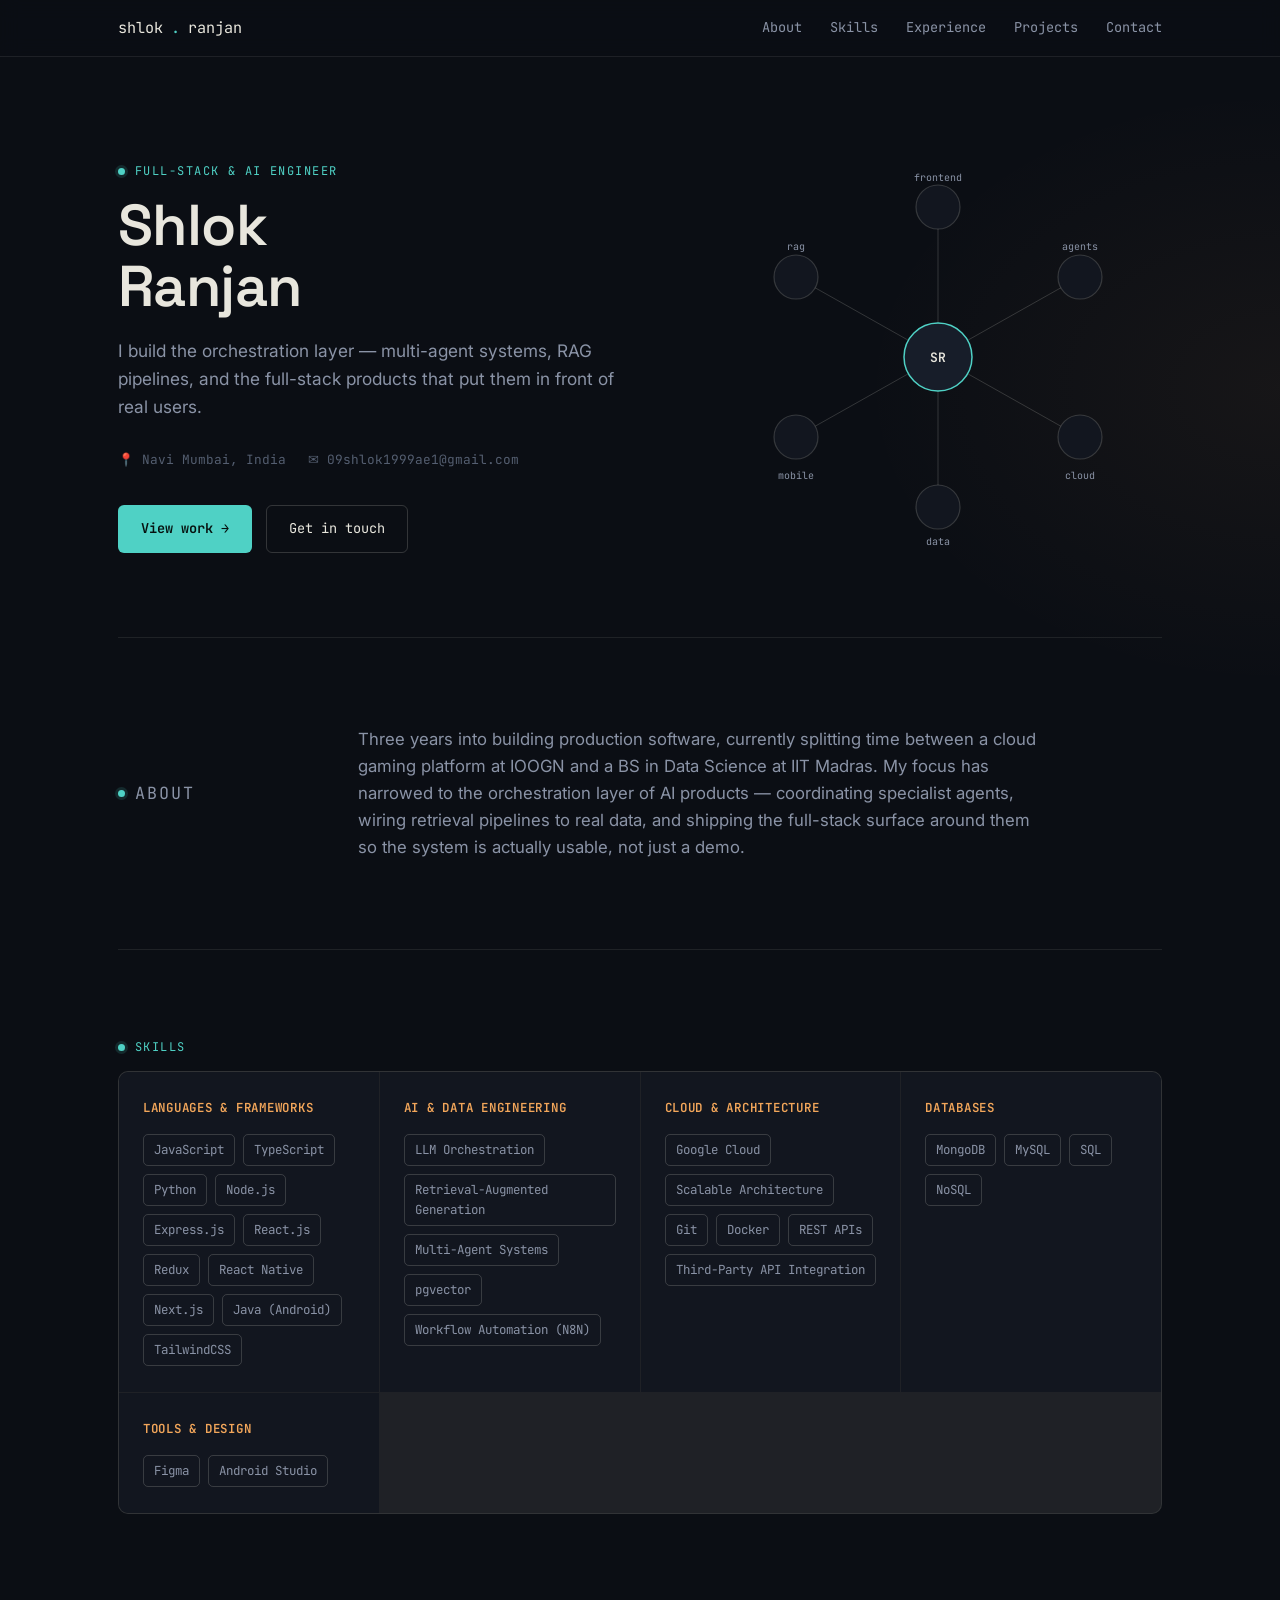
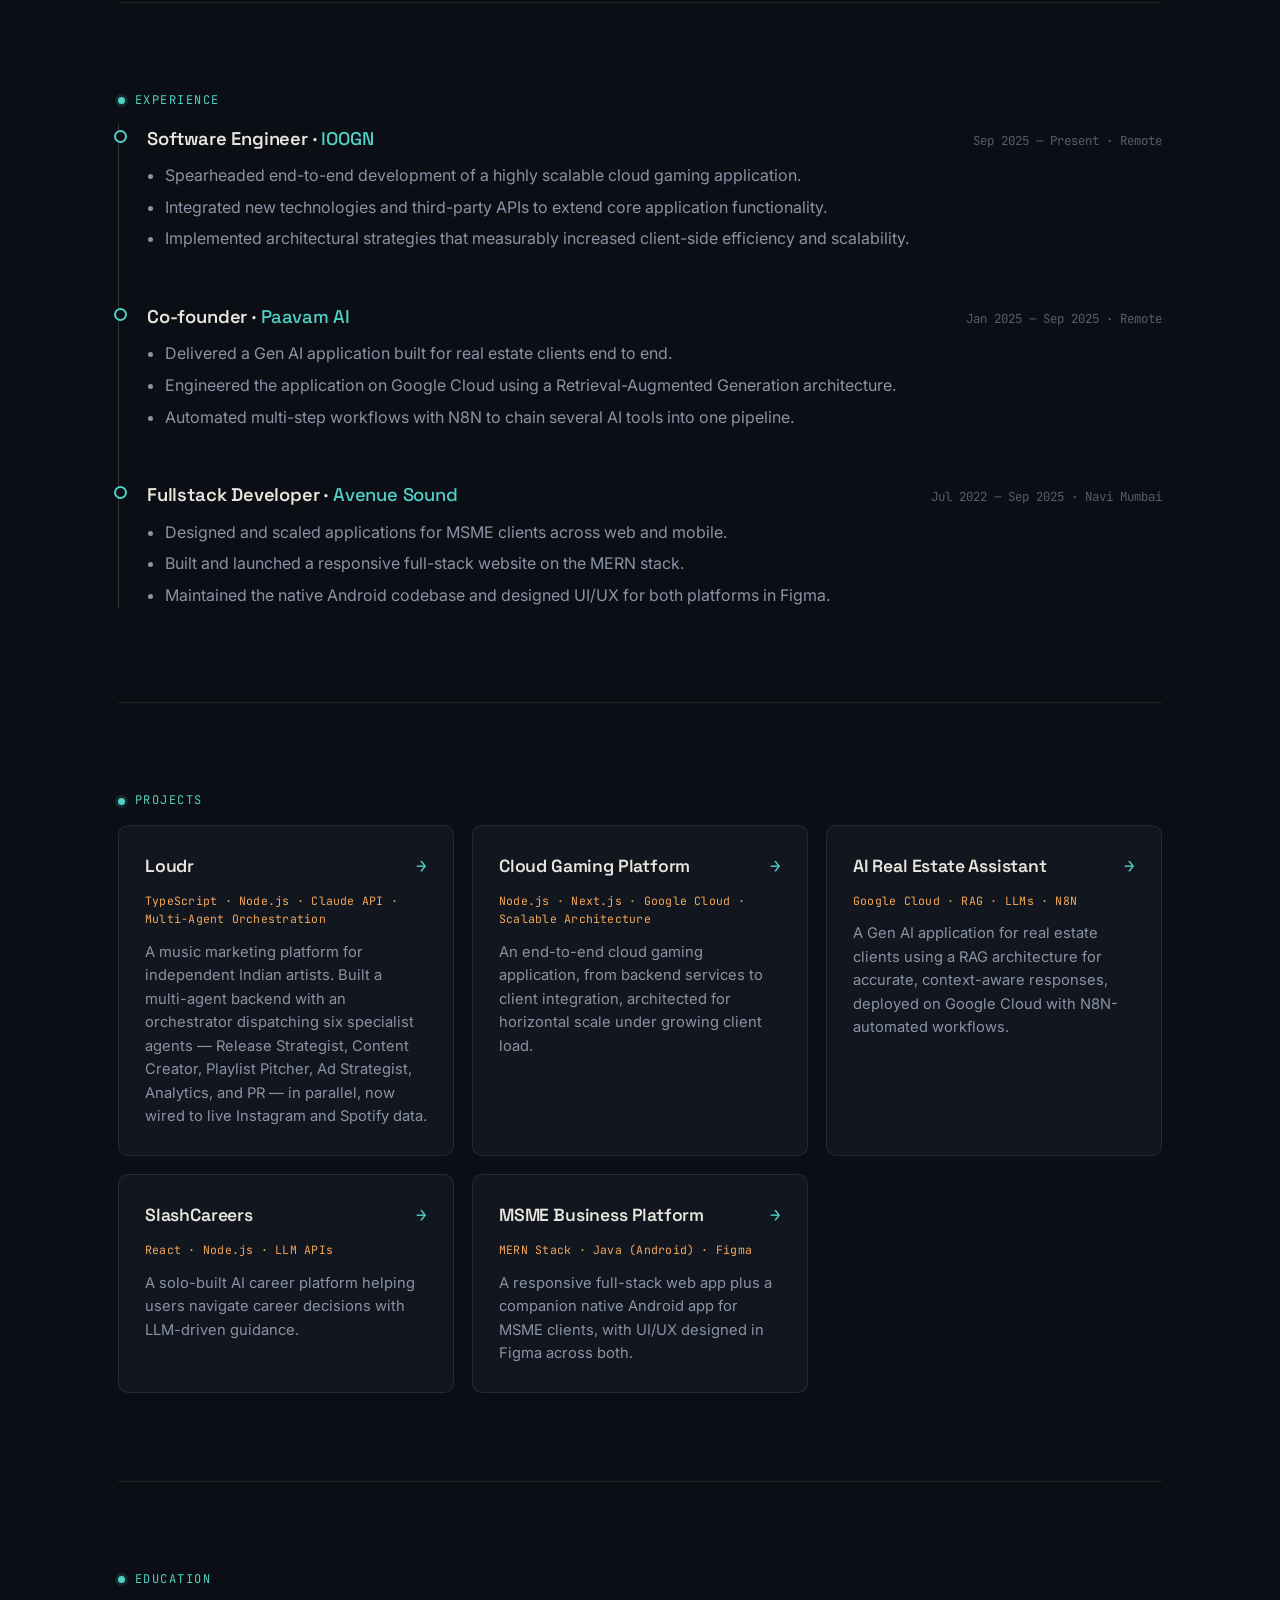
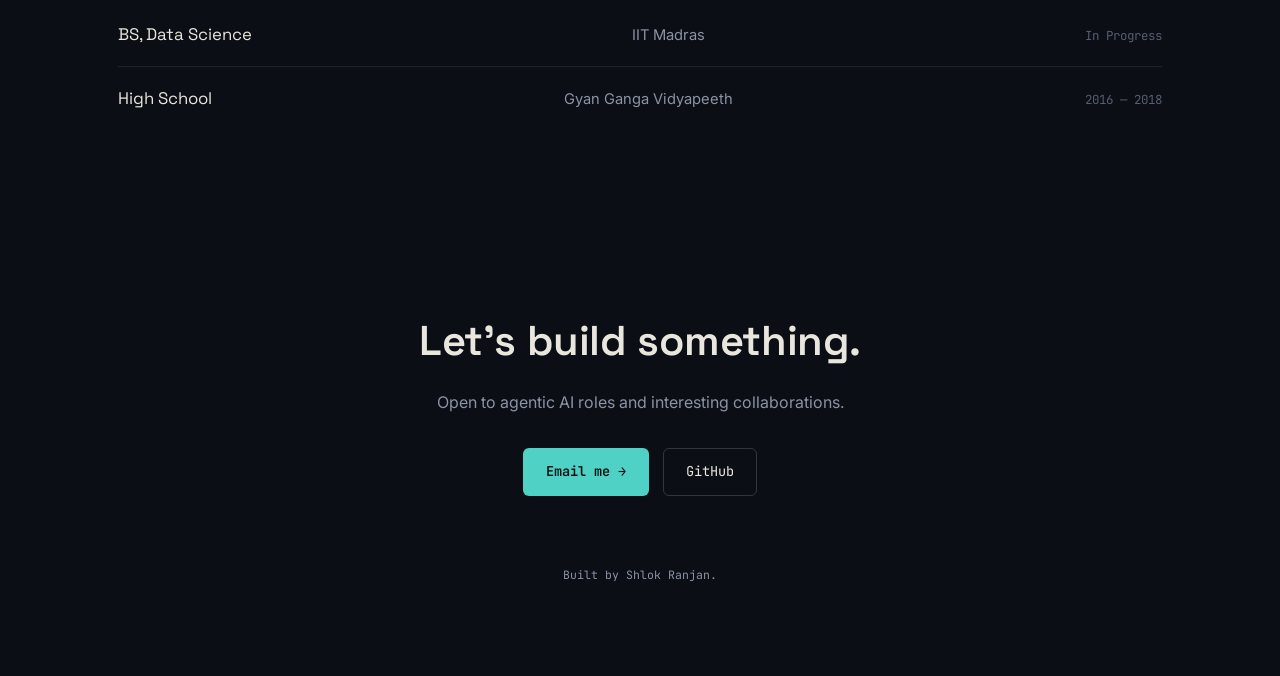
<file: index.html>
<!DOCTYPE html>
<html lang="en">
<head>
<meta charset="UTF-8" />
<meta name="viewport" content="width=device-width, initial-scale=1.0" />
<title>Shlok Ranjan — Full-Stack & AI Engineer</title>
<meta name="description" content="Shlok Ranjan builds multi-agent systems, RAG pipelines, and the full-stack products around them." />
<link rel="preconnect" href="https://fonts.googleapis.com">
<link rel="preconnect" href="https://fonts.gstatic.com" crossorigin>
<link href="https://fonts.googleapis.com/css2?family=Space+Grotesk:wght@500;600;700&family=Inter:wght@400;500;600&family=JetBrains+Mono:wght@400;500&display=swap" rel="stylesheet">
<link rel="stylesheet" href="style.css" />
</head>
<body>

<header class="site-nav">
  <div class="nav-inner">
    <a href="#top" class="nav-mark">shlok<span class="dot">.</span>ranjan</a>
    <ul class="nav-links">
      <li><a href="#about">About</a></li>
      <li><a href="#skills">Skills</a></li>
      <li><a href="#experience">Experience</a></li>
      <li><a href="#projects">Projects</a></li>
      <li><a href="#contact">Contact</a></li>
    </ul>
  </div>
</header>

<main class="wrap" id="top">

  <section class="hero" id="hero">
    <div>
      <p class="eyebrow" id="hero-role">Full-Stack &amp; AI Engineer</p>
      <h1 id="hero-name">Shlok<br />Ranjan</h1>
      <p class="tagline" id="hero-tagline">Loading…</p>
      <div class="hero-meta">
        <span id="hero-location"></span>
        <a id="hero-email" href="#"></a>
      </div>
      <div class="cta-row">
        <a href="#projects" class="btn btn-primary">View work →</a>
        <a href="#contact" class="btn btn-ghost">Get in touch</a>
      </div>
    </div>

    <svg class="orchestrator" viewBox="0 0 420 420" xmlns="http://www.w3.org/2000/svg" role="img" aria-label="Diagram of a central orchestrator node dispatching tasks to five specialist agent nodes">
      <!-- static links -->
      <g class="links">
        <line class="link" x1="210" y1="210" x2="210" y2="60" />
        <line class="link" x1="210" y1="210" x2="352" y2="130" />
        <line class="link" x1="210" y1="210" x2="352" y2="290" />
        <line class="link" x1="210" y1="210" x2="210" y2="360" />
        <line class="link" x1="210" y1="210" x2="68" y2="290" />
        <line class="link" x1="210" y1="210" x2="68" y2="130" />
      </g>
      <!-- animated pulses traveling out from root -->
      <g class="pulses">
        <line class="link-pulse" x1="210" y1="210" x2="210" y2="60" style="animation-delay:0s" />
        <line class="link-pulse warm" x1="210" y1="210" x2="352" y2="130" style="animation-delay:0.4s" />
        <line class="link-pulse" x1="210" y1="210" x2="352" y2="290" style="animation-delay:0.8s" />
        <line class="link-pulse warm" x1="210" y1="210" x2="210" y2="360" style="animation-delay:1.2s" />
        <line class="link-pulse" x1="210" y1="210" x2="68" y2="290" style="animation-delay:1.6s" />
        <line class="link-pulse warm" x1="210" y1="210" x2="68" y2="130" style="animation-delay:2s" />
      </g>

      <circle class="node-root" cx="210" cy="210" r="34" />
      <text class="label-root" x="210" y="215" font-size="13" text-anchor="middle">SR</text>

      <circle class="node-leaf" cx="210" cy="60" r="22" />
      <text x="210" y="34" font-size="10" text-anchor="middle">frontend</text>

      <circle class="node-leaf" cx="352" cy="130" r="22" />
      <text x="352" y="103" font-size="10" text-anchor="middle">agents</text>

      <circle class="node-leaf" cx="352" cy="290" r="22" />
      <text x="352" y="332" font-size="10" text-anchor="middle">cloud</text>

      <circle class="node-leaf" cx="210" cy="360" r="22" />
      <text x="210" y="398" font-size="10" text-anchor="middle">data</text>

      <circle class="node-leaf" cx="68" cy="290" r="22" />
      <text x="68" y="332" font-size="10" text-anchor="middle">mobile</text>

      <circle class="node-leaf" cx="68" cy="130" r="22" />
      <text x="68" y="103" font-size="10" text-anchor="middle">rag</text>
    </svg>
  </section>

  <section id="about">
    <div class="about-grid">
      <p class="eyebrow">About</p>
      <p id="about-text">Loading…</p>
    </div>
  </section>

  <section id="skills">
    <p class="eyebrow">Skills</p>
    <div class="skills-grid" id="skills-grid"></div>
  </section>

  <section id="experience">
    <p class="eyebrow">Experience</p>
    <div class="timeline" id="experience-timeline"></div>
  </section>

  <section id="projects">
    <p class="eyebrow">Projects</p>
    <div class="projects-grid" id="projects-grid"></div>
  </section>

  <section id="education">
    <p class="eyebrow">Education</p>
    <div id="education-list"></div>
  </section>

</main>

<footer class="contact wrap" id="contact">
  <h2>Let's build something.</h2>
  <p>Open to agentic AI roles and interesting collaborations.</p>
  <div class="contact-links">
    <a class="btn btn-primary" id="contact-email" href="#">Email me →</a>
    <a class="btn btn-ghost" id="contact-github" href="#" target="_blank" rel="noopener">GitHub</a>
  </div>
  <p class="footer-note">Built by Shlok Ranjan.</p>
</footer>

<script src="data.js"></script>
<script src="script.js"></script>
</body>
</html>
</file>
<file: style.css>
/* ========================================================================
   Design tokens
   Ink-navy systems aesthetic: this is a portfolio for someone who builds
   the orchestration layer of AI products, so the hero itself is a small
   live "orchestrator" diagram — one root node dispatching to satellites —
   rather than a headline over a stock gradient.
   ======================================================================== */
:root {
  --bg: #0b0e14;
  --surface: #12161f;
  --surface-2: #171d29;
  --border: rgba(232, 230, 221, 0.09);
  --border-strong: rgba(232, 230, 221, 0.18);
  --text: #e8e6dd;
  --text-dim: #8a93a6;
  --text-faint: #545e70;
  --accent: #4fd1c5;
  --accent-dim: rgba(79, 209, 197, 0.14);
  --accent-warm: #f2a65a;
  --accent-warm-dim: rgba(242, 166, 90, 0.14);

  --font-display: "Space Grotesk", sans-serif;
  --font-body: "Inter", sans-serif;
  --font-mono: "JetBrains Mono", monospace;

  --container: 1100px;
  --radius: 10px;
}

* { box-sizing: border-box; }

html { scroll-behavior: smooth; }

@media (prefers-reduced-motion: reduce) {
  html { scroll-behavior: auto; }
  *, *::before, *::after { animation-duration: 0.001ms !important; animation-iteration-count: 1 !important; transition-duration: 0.001ms !important; }
}

body {
  margin: 0;
  background: var(--bg);
  background-image:
    radial-gradient(ellipse 900px 500px at 15% -10%, rgba(79, 209, 197, 0.08), transparent 60%),
    radial-gradient(ellipse 700px 500px at 100% 10%, rgba(242, 166, 90, 0.05), transparent 60%);
  color: var(--text);
  font-family: var(--font-body);
  line-height: 1.6;
  -webkit-font-smoothing: antialiased;
}

a { color: inherit; }

::selection { background: var(--accent); color: var(--bg); }

:focus-visible {
  outline: 2px solid var(--accent);
  outline-offset: 3px;
  border-radius: 4px;
}

.wrap {
  max-width: var(--container);
  margin: 0 auto;
  padding: 0 28px;
}

.eyebrow {
  font-family: var(--font-mono);
  font-size: 0.75rem;
  letter-spacing: 0.12em;
  text-transform: uppercase;
  color: var(--accent);
  display: flex;
  align-items: center;
  gap: 10px;
  margin: 0 0 14px;
}

.eyebrow::before {
  content: "";
  width: 7px;
  height: 7px;
  border-radius: 50%;
  background: var(--accent);
  box-shadow: 0 0 0 3px var(--accent-dim);
  flex-shrink: 0;
}

h1, h2, h3 {
  font-family: var(--font-display);
  font-weight: 600;
  letter-spacing: -0.01em;
  margin: 0;
}

section { padding: 88px 0; border-top: 1px solid var(--border); }
section:first-of-type { border-top: none; }

@media (max-width: 640px) {
  section { padding: 64px 0; }
}

/* ---------------------------- Nav ---------------------------- */
header.site-nav {
  position: sticky;
  top: 0;
  z-index: 40;
  backdrop-filter: blur(10px);
  background: rgba(11, 14, 20, 0.75);
  border-bottom: 1px solid var(--border);
}

.nav-inner {
  display: flex;
  align-items: center;
  justify-content: space-between;
  padding: 16px 28px;
  max-width: var(--container);
  margin: 0 auto;
}

.nav-mark {
  font-family: var(--font-mono);
  font-size: 0.95rem;
  color: var(--text);
  text-decoration: none;
  display: flex;
  align-items: center;
  gap: 8px;
}

.nav-mark .dot { color: var(--accent); }

.nav-links {
  display: flex;
  gap: 28px;
  list-style: none;
  margin: 0;
  padding: 0;
  font-family: var(--font-mono);
  font-size: 0.85rem;
}

.nav-links a {
  text-decoration: none;
  color: var(--text-dim);
  transition: color 0.15s ease;
}
.nav-links a:hover { color: var(--accent); }

@media (max-width: 640px) {
  .nav-links { display: none; }
}

/* ---------------------------- Hero ---------------------------- */
.hero {
  padding: 90px 0 70px;
  display: grid;
  grid-template-columns: 1.1fr 0.9fr;
  gap: 48px;
  align-items: center;
  border-top: none;
}

@media (max-width: 900px) {
  .hero { grid-template-columns: 1fr; padding-top: 56px; }
}

.hero h1 {
  font-size: clamp(2.3rem, 4.6vw, 3.6rem);
  line-height: 1.06;
  margin-bottom: 20px;
}

.hero h1 .accent { color: var(--accent); }

.hero p.tagline {
  font-size: 1.08rem;
  color: var(--text-dim);
  max-width: 46ch;
  margin: 0 0 30px;
}

.hero-meta {
  display: flex;
  flex-wrap: wrap;
  gap: 10px 22px;
  font-family: var(--font-mono);
  font-size: 0.8rem;
  color: var(--text-faint);
  margin-bottom: 34px;
}
.hero-meta span, .hero-meta a { display: flex; align-items: center; gap: 8px; }
.hero-meta a { text-decoration: none; transition: color 0.15s ease; }
.hero-meta a:hover { color: var(--accent); }

.cta-row { display: flex; gap: 14px; flex-wrap: wrap; }

.btn {
  font-family: var(--font-mono);
  font-size: 0.85rem;
  padding: 12px 22px;
  border-radius: 6px;
  text-decoration: none;
  display: inline-flex;
  align-items: center;
  gap: 8px;
  transition: transform 0.15s ease, border-color 0.15s ease, background 0.15s ease;
  cursor: pointer;
  border: 1px solid transparent;
}
.btn:hover { transform: translateY(-1px); }

.btn-primary { background: var(--accent); color: #06110f; font-weight: 600; }
.btn-primary:hover { background: #6bdccf; }

.btn-ghost { border-color: var(--border-strong); color: var(--text); }
.btn-ghost:hover { border-color: var(--accent); color: var(--accent); }

/* ---- Orchestrator diagram (hero signature element) ---- */
.orchestrator {
  width: 100%;
  aspect-ratio: 1 / 1;
  max-width: 420px;
  margin: 0 auto;
}

.orchestrator .link {
  stroke: var(--border-strong);
  stroke-width: 1;
}

.orchestrator .link-pulse {
  stroke: var(--accent);
  stroke-width: 1.4;
  stroke-dasharray: 6 340;
  animation: pulse-travel 3.2s linear infinite;
  opacity: 0.9;
}
.orchestrator .link-pulse.warm { stroke: var(--accent-warm); }

@keyframes pulse-travel {
  0% { stroke-dashoffset: 0; opacity: 0; }
  6% { opacity: 1; }
  90% { opacity: 1; }
  100% { stroke-dashoffset: -346; opacity: 0; }
}

.orchestrator .node-root {
  fill: var(--surface-2);
  stroke: var(--accent);
  stroke-width: 1.5;
}

.orchestrator .node-leaf {
  fill: var(--surface);
  stroke: var(--border-strong);
  stroke-width: 1.2;
}

.orchestrator text {
  font-family: var(--font-mono);
  fill: var(--text-dim);
}
.orchestrator .label-root {
  fill: var(--text);
  font-weight: 600;
}

/* ---------------------------- About ---------------------------- */
.about-grid {
  display: grid;
  grid-template-columns: 200px 1fr;
  gap: 40px;
}
@media (max-width: 700px) {
  .about-grid { grid-template-columns: 1fr; gap: 16px; }
}
.about-grid p {
  font-size: 1.05rem;
  color: var(--text-dim);
  max-width: 62ch;
  margin: 0;
}

/* ---------------------------- Skills ---------------------------- */
.skills-grid {
  display: grid;
  grid-template-columns: repeat(auto-fit, minmax(230px, 1fr));
  gap: 1px;
  background: var(--border);
  border: 1px solid var(--border);
  border-radius: var(--radius);
  overflow: hidden;
}

.skill-card {
  background: var(--surface);
  padding: 26px 24px;
}

.skill-card h3 {
  font-family: var(--font-mono);
  font-size: 0.78rem;
  letter-spacing: 0.06em;
  text-transform: uppercase;
  color: var(--accent-warm);
  margin-bottom: 16px;
}

.tag-row { display: flex; flex-wrap: wrap; gap: 8px; }

.tag {
  font-family: var(--font-mono);
  font-size: 0.78rem;
  padding: 5px 10px;
  border: 1px solid var(--border-strong);
  border-radius: 5px;
  color: var(--text-dim);
}

/* ---------------------------- Experience ---------------------------- */
.timeline {
  position: relative;
  padding-left: 28px;
  border-left: 1px solid var(--border-strong);
}

.timeline-item { position: relative; padding-bottom: 44px; }
.timeline-item:last-child { padding-bottom: 0; }

.timeline-item::before {
  content: "";
  position: absolute;
  left: -33px;
  top: 6px;
  width: 9px;
  height: 9px;
  border-radius: 50%;
  background: var(--bg);
  border: 2px solid var(--accent);
}

.timeline-head {
  display: flex;
  justify-content: space-between;
  align-items: baseline;
  flex-wrap: wrap;
  gap: 8px 20px;
  margin-bottom: 6px;
}

.timeline-head h3 { font-size: 1.15rem; }
.timeline-head .org { color: var(--accent); font-weight: 500; }

.timeline-period {
  font-family: var(--font-mono);
  font-size: 0.78rem;
  color: var(--text-faint);
  white-space: nowrap;
}

.timeline-item ul {
  margin: 10px 0 0;
  padding-left: 18px;
  color: var(--text-dim);
}
.timeline-item li { margin-bottom: 6px; }

/* ---------------------------- Projects ---------------------------- */
.projects-grid {
  display: grid;
  grid-template-columns: repeat(auto-fit, minmax(300px, 1fr));
  gap: 18px;
}

.project-card {
  background: var(--surface);
  border: 1px solid var(--border);
  border-radius: var(--radius);
  padding: 26px;
  display: flex;
  flex-direction: column;
  gap: 12px;
  text-decoration: none;
  color: inherit;
  transition: border-color 0.15s ease, transform 0.15s ease;
}
.project-card:hover { border-color: var(--accent); transform: translateY(-2px); }

.project-card h3 { font-size: 1.1rem; display: flex; align-items: center; justify-content: space-between; gap: 10px; }
.project-card h3 .arrow { color: var(--accent); font-family: var(--font-mono); font-weight: 400; }

.project-stack {
  font-family: var(--font-mono);
  font-size: 0.72rem;
  color: var(--accent-warm);
  letter-spacing: 0.02em;
}

.project-card p { color: var(--text-dim); font-size: 0.92rem; margin: 0; }

/* ---------------------------- Education ---------------------------- */
.edu-row {
  display: flex;
  justify-content: space-between;
  align-items: baseline;
  flex-wrap: wrap;
  gap: 6px 20px;
  padding: 18px 0;
  border-bottom: 1px solid var(--border);
}
.edu-row:last-child { border-bottom: none; }
.edu-row .degree { font-family: var(--font-display); font-size: 1.05rem; }
.edu-row .school { color: var(--text-dim); font-size: 0.92rem; }
.edu-row .period { font-family: var(--font-mono); font-size: 0.78rem; color: var(--text-faint); }

/* ---------------------------- Contact / Footer ---------------------------- */
footer.contact {
  text-align: center;
  padding: 90px 0 60px;
}

footer.contact h2 { font-size: clamp(1.8rem, 4vw, 2.6rem); margin-bottom: 16px; }
footer.contact p { color: var(--text-dim); margin-bottom: 32px; }

.contact-links {
  display: flex;
  gap: 14px;
  justify-content: center;
  flex-wrap: wrap;
}

.footer-note {
  margin-top: 70px;
  text-align: center;
  font-family: var(--font-mono);
  font-size: 0.72rem;
  color: var(--text-faint);
}
</file>
